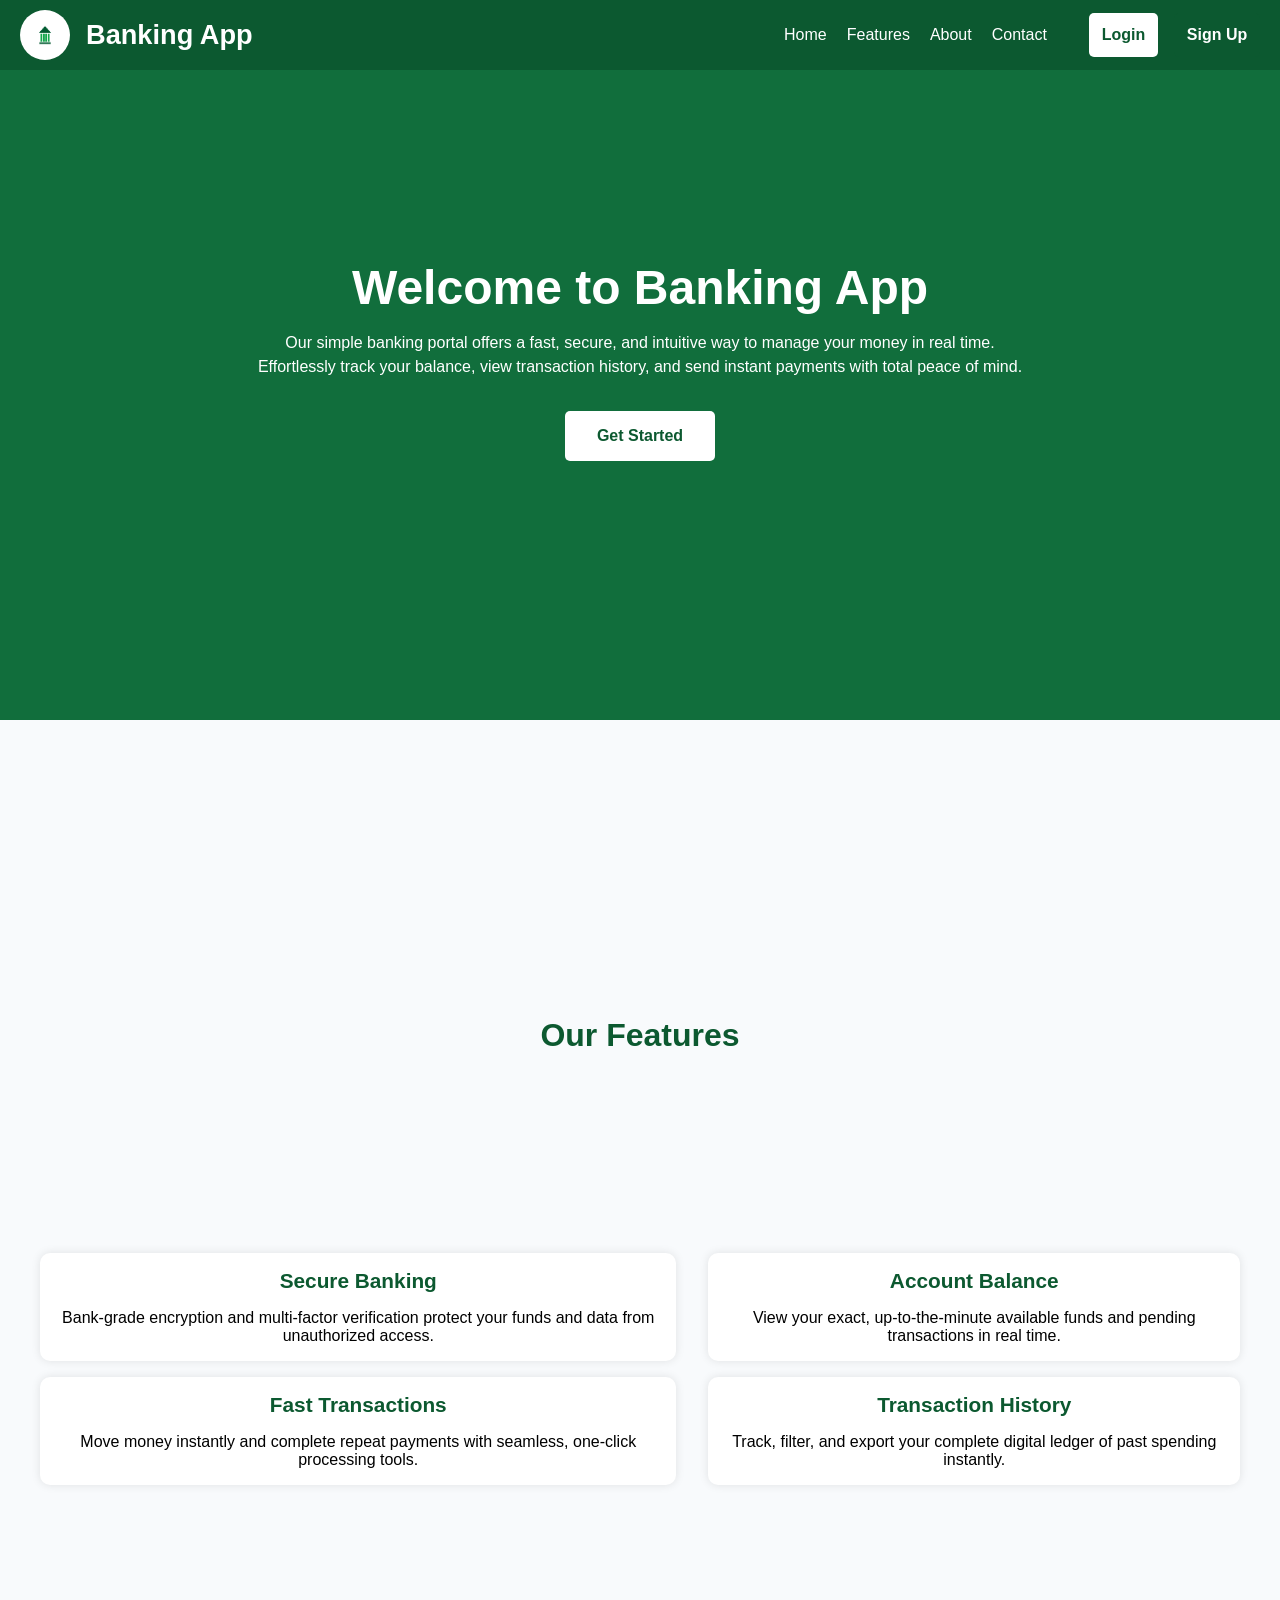
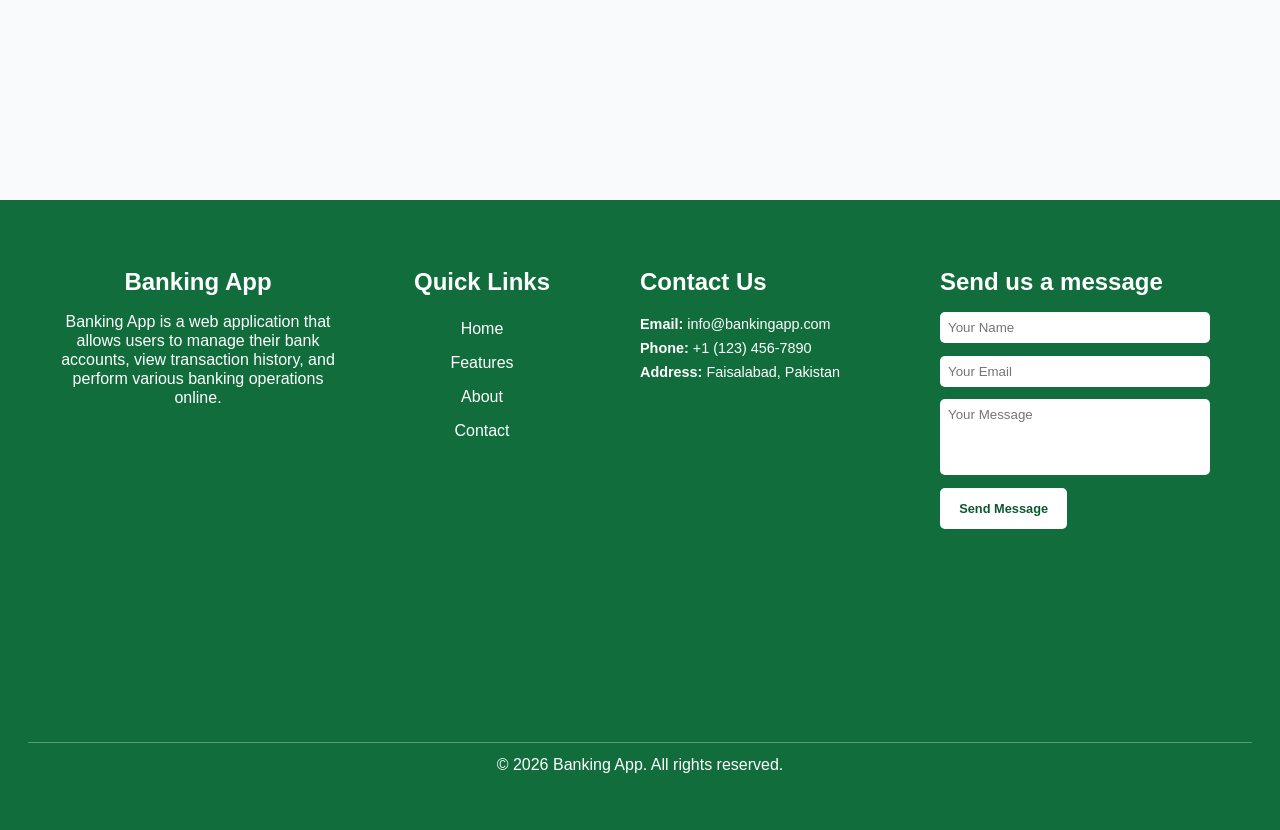
<file: index.html>
<!DOCTYPE html>
<html lang="en">

<head>
    <meta charset="UTF-8">
    <meta name="viewport" content="width=device-width, initial-scale=1.0">
    <link rel="stylesheet" href="./assets/css/style.css">
    <title>Bank App</title>
</head>

<body>

    <!-- Header Section -->
    <header>
        <div class="header-container">
            <div class="logo">
                <img src="./assets/images/image.png" alt="logo">
                <h1>Banking App</h1>
            </div>

            <div class="hamburger" id="hamburger">
                <span></span>
                <span></span>
                <span></span>
            </div>

            <nav id="nav-menu">
                <ul>
                    <li><a href="#home">Home</a></li>
                    <li><a href="#feature">Features</a></li>
                    <li><a href="#about">About</a></li>
                    <li><a href="#contact">Contact</a></li>
                </ul>

                <div class="nav-buttons">
                    <button type="button" class="login-btn" id="login">Login</button>
                    <button type="button" class="signup-btn" id="signup">Sign Up</button>
                </div>
            </nav>
        </div>
    </header>


    <!-- Main Content -->
    <main>

        <section class="hero" id="home">
            <div class="hero-content">
                <h1>Welcome to Banking App</h1>
                <p>Our simple banking portal offers a fast, secure, and intuitive way to manage your money in real time.
                    Effortlessly track your balance, view transaction history, and send instant payments with total
                    peace of mind.</p>
                <button class="get-started-btn" id="start">Get Started</button>
            </div>
        </section>

        <!-- Features Section -->
        <section class="feature" id="feature">
            <h1>Our Features</h1>
            <div class="feature-container">

                <div class="first">
                    <div class="f1">
                        <h2>Secure Banking</h2>
                        <p>Bank-grade encryption and multi-factor verification protect your funds and data from
                            unauthorized access.</p>
                    </div>

                    <div class="f2">
                        <h2>Fast Transactions</h2>
                        <p>Move money instantly and complete repeat payments with seamless, one-click processing tools.
                        </p>
                    </div>
                </div>


                <div class="second">
                    <div class="f3">
                        <h2>Account Balance</h2>
                        <p>View your exact, up-to-the-minute available funds and pending transactions in real time.</p>
                    </div>

                    <div class="f4">
                        <h2>Transaction History</h2>
                        <p>Track, filter, and export your complete digital ledger of past spending instantly.</p>
                    </div>
                </div>

            </div>
        </section>

    </main>


    <!-- Footer Section -->
    <footer class="footer">

        <!-- Footer Top Part -->
        <div class="footer-top">

            <!-- Footer top right part-->
            <div class="right">
                <section class="about" id="about">
                    <h2>Banking App</h2>
                    <p>Banking App is a web application that allows users to manage their bank accounts, view
                        transaction history, and perform various banking operations online.</p>
                </section>

                <section class="quick-links">
                    <h2>Quick Links</h2>
                    <ul>
                        <li><a href="#home">Home</a></li>
                        <li><a href="#feature">Features</a></li>
                        <li><a href="#about">About</a></li>
                        <li><a href="#contact">Contact</a></li>
                    </ul>
                </section>
            </div>

            <!-- Footer top left part -->
            <div class="left">
                <section class="contact" id="contact">
                    <h2>Contact Us</h2>
                    <p><b>Email:</b> info@bankingapp.com</p>
                    <p><b>Phone:</b> +1 (123) 456-7890</p>
                    <p><b>Address:</b> Faisalabad, Pakistan</p>
                </section>

                <section class="message">
                    <h2>Send us a message</h2>
                    <form>
                        <input type="text" placeholder="Your Name">
                        <input type="email" placeholder="Your Email">
                        <textarea placeholder="Your Message" rows="4"></textarea>
                        <button type="submit">Send Message</button>
                    </form>
                </section>
            </div>

        </div>

        <!-- Footer Bottom -->
        <div class="footer-bottom">
            <p>&copy; 2026 Banking App. All rights reserved.</p>
        </div>
    </footer>

    <script type="module" src="./assets/js/app.js"></script>
</body>

</html>
</file>
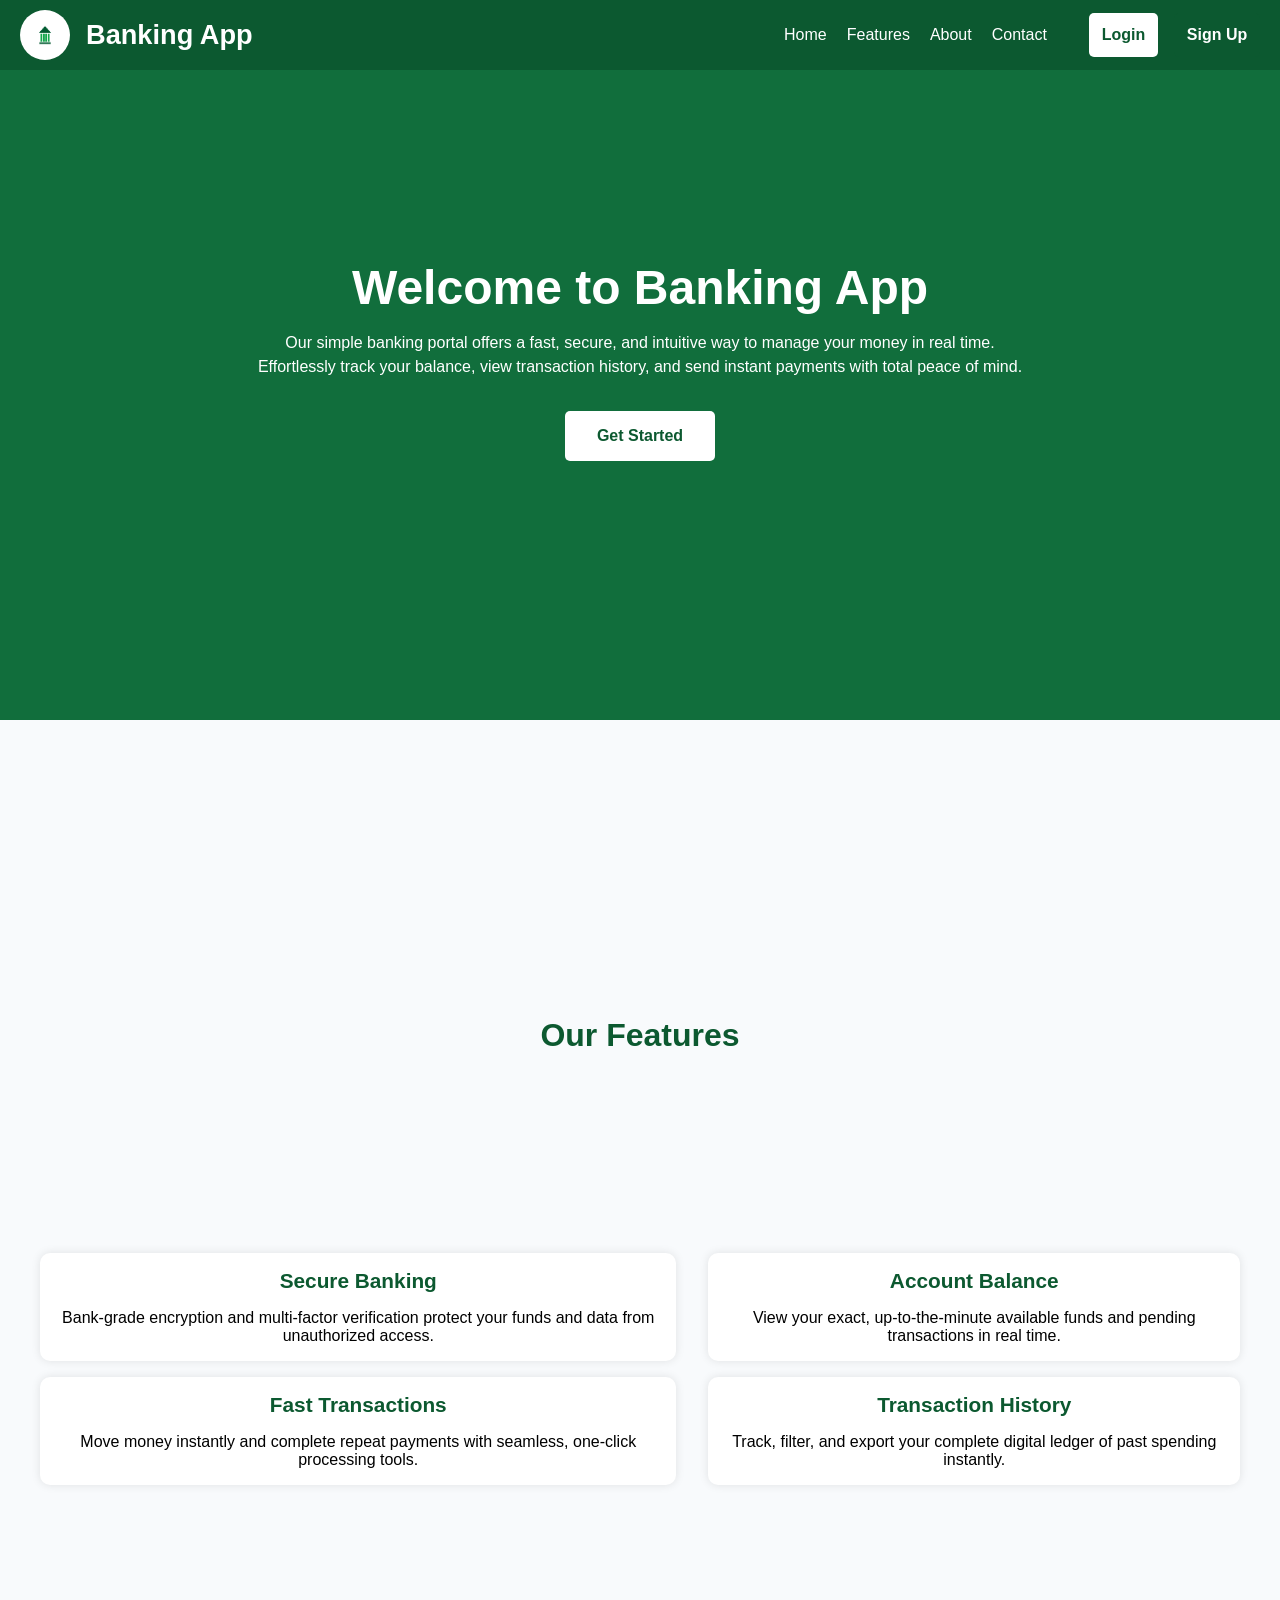
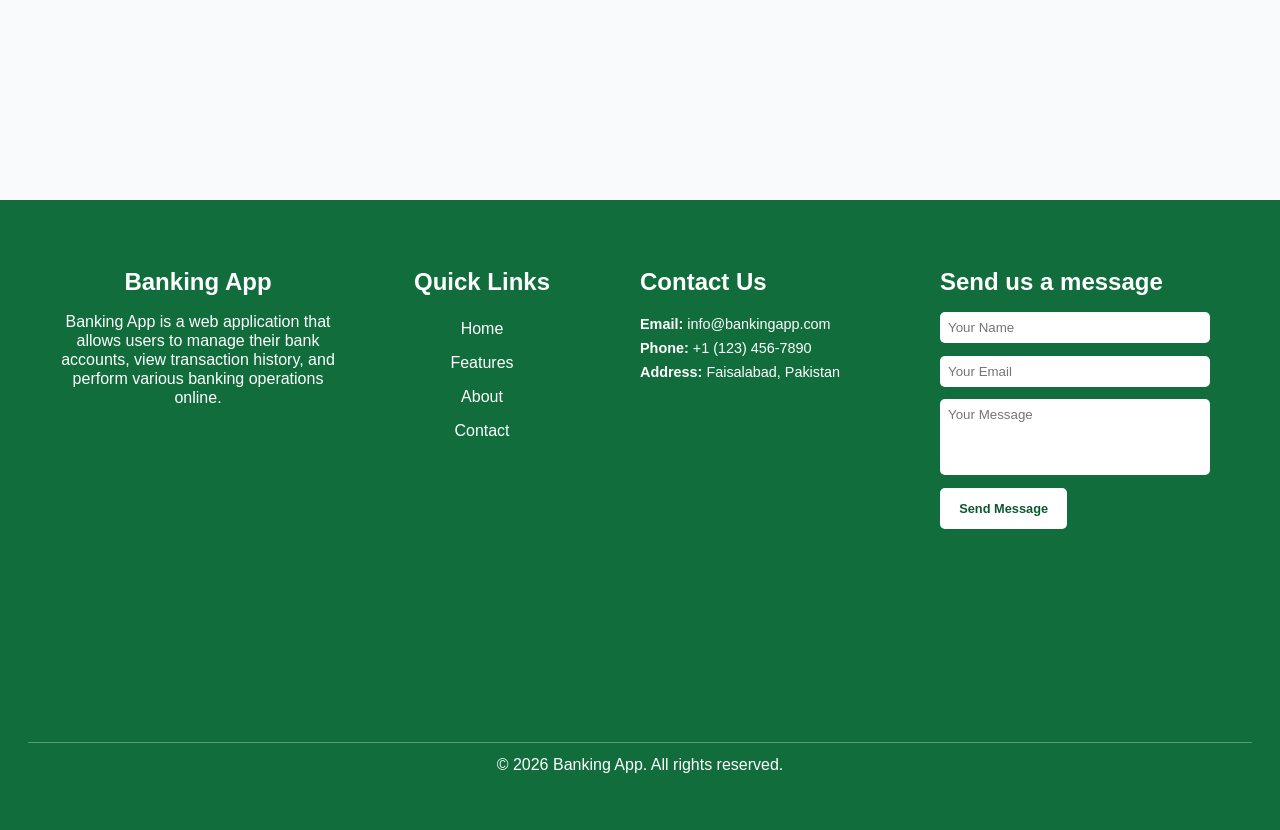
<file: assets/pages/dashboard.html>
<!DOCTYPE html>
<html lang="en">

<head>
    <meta charset="UTF-8">
    <meta name="viewport" content="width=device-width, initial-scale=1.0">
    <link rel="stylesheet" href="https://cdnjs.cloudflare.com/ajax/libs/font-awesome/6.5.1/css/all.min.css"
        integrity="sha512-DTOQO9RWCH3ppGqcWaEA1BIZOC6xxalwEsw9c2QQeAIftl+Vegovlnee1c9QX4TctnWMn13TZye+giMm8e2LwA=="
        crossorigin="anonymous" referrerpolicy="no-referrer" />
    <link rel="stylesheet" href="../css/dashboard.css">
    <title>Dashboard</title>
</head>

<body>

    <!-- Header -->
    <header>
        <div class="header-container">

            <div class="bname">
                <h1>Banking Portal</h1>
            </div>

            <div class="hamburger" id="hamburger">
                <span></span>
                <span></span>
                <span></span>
            </div>

            <nav id="nav-menu">
                <!-- Mobile Dropdown me user info sab se upar dikhegi -->
                <div class="info">
                    <input type="file" id="imgInput" accept="image/*" hidden>
                    <img id="profileImg" src="../images/default_user.png" alt="user">
                    <button><i id="profileIcon" class="fa-solid fa-circle-plus" style="color: rgb(101, 174, 108);"></i></button>
                    <h3 id="name">Hafiz Rizwan</h3>
                    <p id="email">infoBank@gmail.com</p>
                </div>

                <ul>
                    <li><a href="#loan"><i class="fa-solid fa-wallet" style="color: white;"></i>&nbsp; &nbsp;My Loans</a></li>
                    <li id="transBtn"><a href=""><i class="fa-solid fa-circle-plus" style="color: white"></i>&nbsp; &nbsp;Add Transaction</a></li>
                    <li><a href="#history"><i class="fa-solid fa-circle-plus" style="color: white;"></i>&nbsp;&nbsp;Transaction History</a></li>
                    <li><a href=""><i class="fa-solid fa-gear" style="color: white;"></i>&nbsp; &nbsp;Settings</a></li>
                    <li id="logout"><a href=""><i class="fa-solid fa-right-from-bracket" style="color: white;"></i>&nbsp;&nbsp;Logout</a></li>
                </ul>
            </nav>
        </div>
    </header>

    <!-- Main -->
    <main>
        <div class="container">

            <!-- Welcome Div -->
            <div class="welcome">
                <h1 id="welcome">Welcome to dashboard, Hafiz</h1>
                <p>Manage your banking activities, monitor your loans, and keep track of every transaction from one
                    place.</p>
            </div>

            <!-- Total Balance(Credit,Debit) Cards -->
            <div class="cards">
                <div class="c1">
                    <h3><i class="fa-solid fa-wallet" style="color: #0c5930;"></i>&nbsp;&nbsp;Total Balance</h3>
                    <h2 id="tbalance">Rs. 700</h2>
                </div>

                <div class="c2">
                    <h3><i class="fa-solid fa-arrow-trend-up" style="color: #0c5930;"></i>&nbsp;&nbsp;Total Credit</h3>
                    <h2 id="tcredit">Rs. 10</h2>
                </div>

                <div class="c3">
                    <h3><i class="fa-solid fa-arrow-trend-down" style="color: #0c5930;"></i>&nbsp;&nbsp;Total Debit</h3>
                    <h2 id="tdebit">Rs. 100</h2>
                </div>
            </div>

            <!-- Loan Div -->
            <div class="loan" id="loan">
                <h2>My Loans</h2>
                <p>Overview of all active loans and remaining balances.</p>
            </div>

            <!-- Loan Cards -->
            <div class="lcards">
                <div class="l1">
                    <i class="fa-solid fa-hand-holding-dollar" style="color: #0c5930;"></i>
                    <h3>Total Loan</h3>
                    <h2>Rs. 27,400,000</h2>
                    <p>Overall Remaining Loan</p>
                </div>

                <div class="l2">
                    <i class="fa-solid fa-house" style="color: #0c5930;"></i>
                    <h3>Home Loan</h3>
                    <h2>Rs. 22,800,000</h2>
                    <p>Remaining Amount</p>
                </div>

                <div class="l3">
                    <i class="fa-solid fa-plane" style="color: #0c5930;"></i>
                    <h3>Trip Loan</h3>
                    <h2>Rs. 17,000</h2>
                    <p>Remaining Amount</p>
                </div>

                <div class="l4">
                    <i class="fa-solid fa-car-side" style="color: #0c5930;"></i>
                    <h3>Car Loan</h3>
                    <h2>Rs. 55,000</h2>
                    <p>Remaining Amount</p>
                </div>
            </div>

            <!-- History Div -->
            <div class="history" id="history">
                <h2>Transaction History</h2>
                <p>View all your debit and credit transactions.</p>
            </div>

            <!-- History Table -->
            <div class="data">
                <table>
                    <thead>
                        <tr>
                            <th>Date</th>
                            <th>Time</th>
                            <th>Description</th>
                            <th>Type</th>
                            <th>Amount</th>
                        </tr>
                    </thead>

                    <tbody id="body">
                        <tr>
                            <td></td>
                            <td></td>
                            <td></td>
                            <td></td>
                            <td></td>
                        </tr>
                    </tbody>
                </table>
            </div>
        </div>
    </main>


    <!-- For getting the transaction amount -->
    <div class="popup-overlay" id="popup">
        <div class="popup-box">
            <div class="head">
                <h1>Add Transaction</h1>
                <p><i class="fa-regular fa-circle-xmark" id="cross"></i></p>
            </div>

            <form action="#" id="dataForm">
                <div class="dt">
                    <label for="amount">Amount</label>
                    <input type="number" name="amount" id="amount" placeholder="Enter amount" required>

                    <label for="des">Description</label>
                    <input type="text" name="des" id="des" placeholder="Salary, Shoping, Bills">
                </div>

                <h3>Transaction Type</h3>

                <div class="rbtn">
                    <input type="radio" name="trans" id="credit" value="credit">
                    <label for="credit">Credit</label>
                    <input type="radio" name="trans" id="debit" value="debit">
                    <label for="debit">Debit</label>
                </div>

                <div class="btn">
                    <button id="cancel">Cancel</button>
                    <button id="save">Save Transaction</button>
                </div>
            </form>

        </div>
    </div>


    <script type="module" src="../js/dashboard.js"></script>
</body>

</html>
</file>
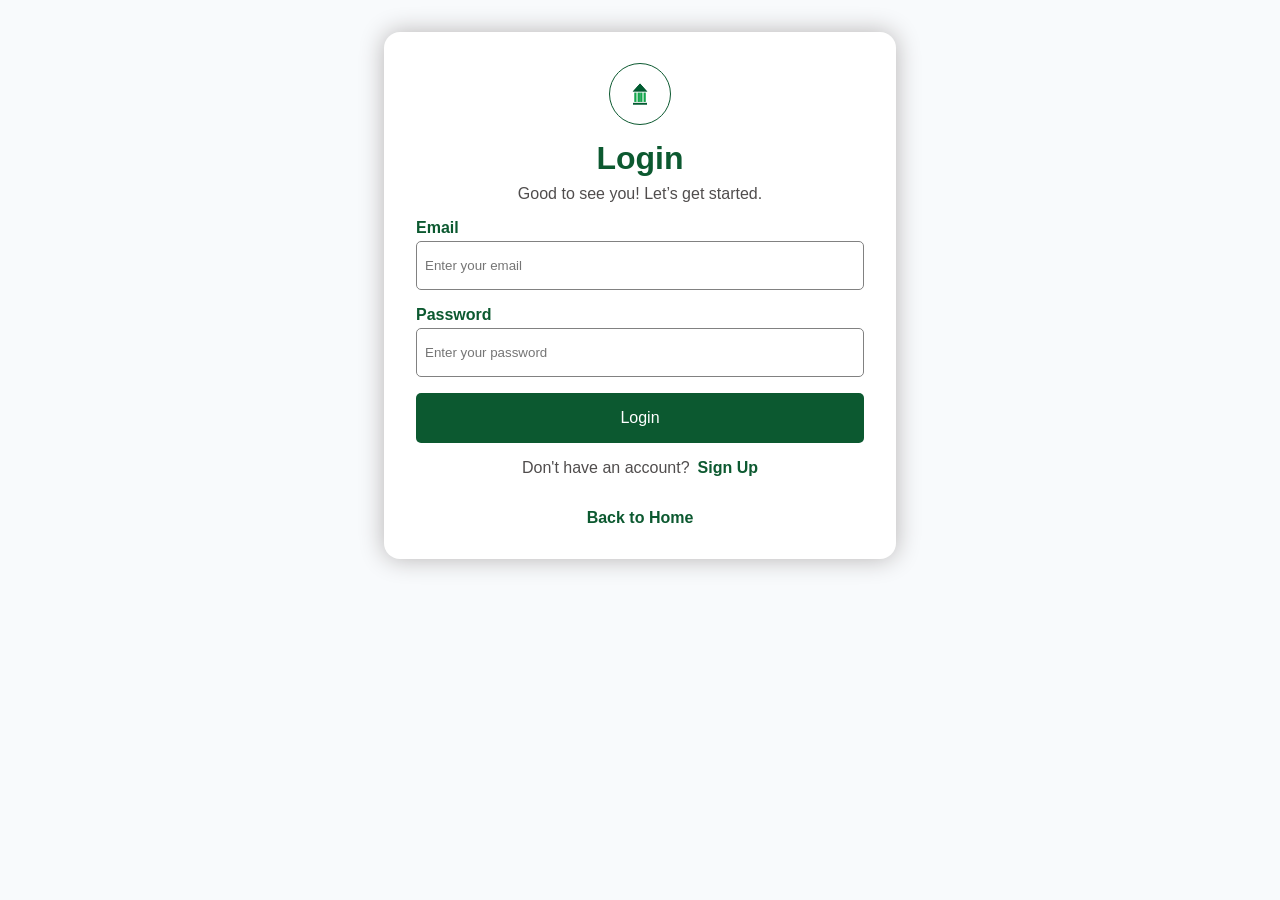
<file: assets/pages/login.html>
<!DOCTYPE html>
<html lang="en">
<head>
    <meta charset="UTF-8">
    <meta name="viewport" content="width=device-width, initial-scale=1.0">
    <link rel="stylesheet" href="../css/login.css">
    <title>Login</title>
</head>
<body>
    <div class="signup-container">
        <img src="../images/image.png" alt="logo">
        <h1>Login</h1>
        <p>Good to see you! Let’s get started.</p>

        <form action="#" id="loginForm">

            <label for="email">Email</label>
            <input type="email" name="email" id="email" placeholder="Enter your email" required>

            <label for="password">Password</label>
            <input type="password" name="password" id="password" placeholder="Enter your password" required>

            <div class="btn">
                <button>Login</button>
            </div>
        </form>

        <div class="already">
            <p>Don't have an account?</p>
            <li><a href="signup.html">Sign Up</a></li>
        </div>

        <div class="back">
            <li><a href="../../index.html">Back to Home</a></li>
        </div>

    </div>

    <script type="module" src="../js/login.js"></script>
</body>
</html>
</file>
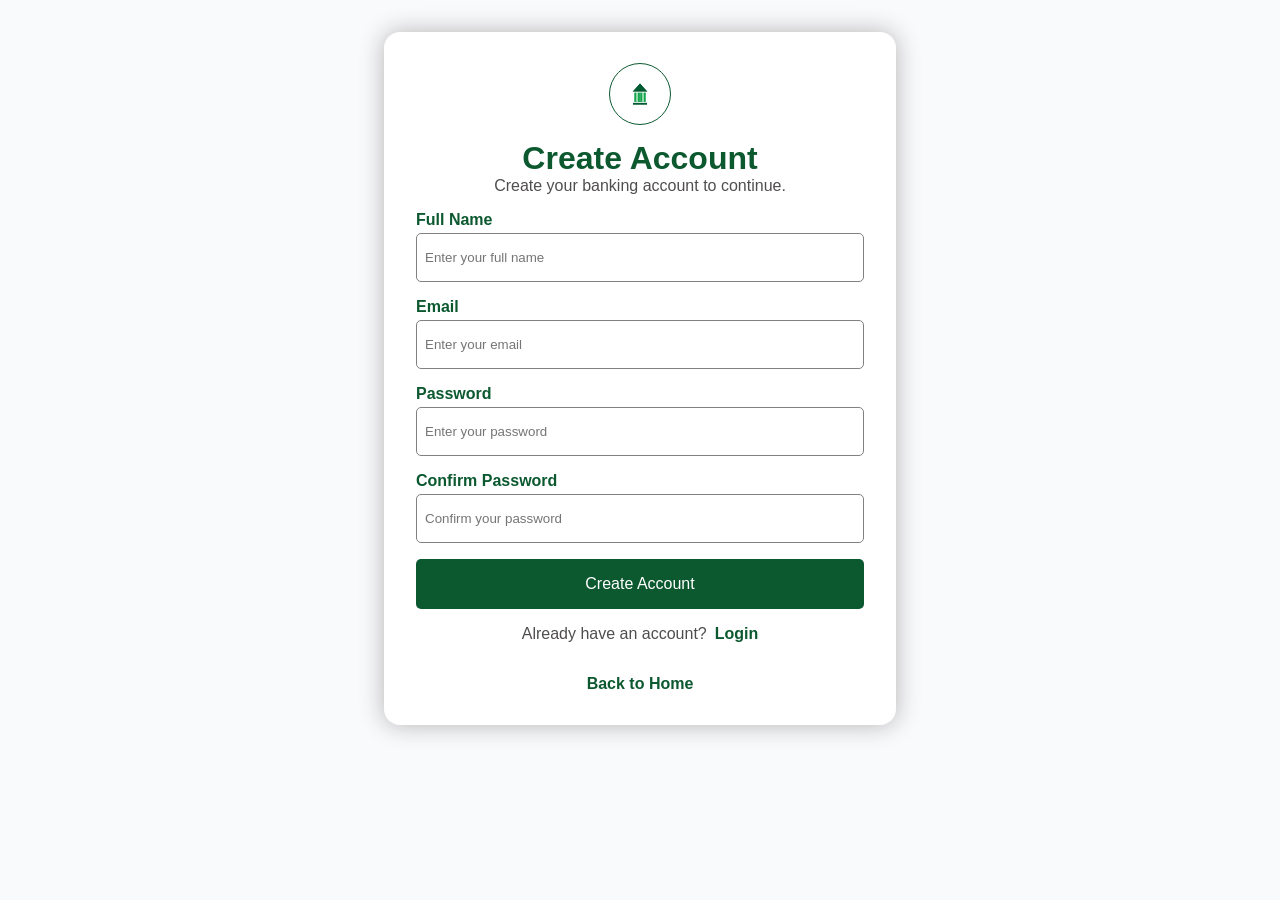
<file: assets/pages/signup.html>
<!DOCTYPE html>
<html lang="en">
<head>
    <meta charset="UTF-8">
    <meta name="viewport" content="width=device-width, initial-scale=1.0">
    <link rel="stylesheet" href="../css/signup.css">
    <title>Sign Up</title>
</head>
<body>
    <div class="signup-container">
        <img src="../images/image.png" alt="logo">
        <h1>Create Account</h1>
        <p>Create your banking account to continue.</p>

        <form action="#">
            <label for="name">Full Name</label>
            <input type="text" name="name" id="name" placeholder="Enter your full name" required>

            <label for="email">Email</label>
            <input type="email" name="email" id="email" placeholder="Enter your email" required>

            <label for="password">Password</label>
            <input type="password" name="password" id="password" placeholder="Enter your password" required>

            <label for="confirm">Confirm Password</label>
            <input type="password" name="confirm" id="confirm" placeholder="Confirm your password" required>

            <div class="btn">
                <button id="create">Create Account</button>
            </div>
        </form>

        <div class="already">
            <p>Already have an account?</p>
            <li><a href="login.html">Login</a></li>
        </div>

        <div class="back">
            <li><a href="../../index.html">Back to Home</a></li>
        </div>

    </div>

    <script type="module" src="../js/signup.js"></script>
</body>
</html>
</file>
<file: assets/css/style.css>
*{
    margin: 0;
    padding: 0;
    box-sizing: border-box;
    font-family: Arial, sans-serif;
}

body{
    background-color: #F8FAFC;
}

header{
    width: 100%;
    min-height: 0;
}


.header-container{
    display: flex;
    align-items: center;
    justify-content: space-between;
    background-color: #0c5930;
    position: fixed;
    top: 0;
    width: 100%;
    padding: 10px 20px;
    z-index: 1000;
}

.logo{
    display: flex;
    align-items: center;
    justify-content: center;
}

.logo img{
    width: 50px;
    height: 50px;
    border-radius: 50%;
}

.logo h1{
    color: #fff;
    font-size: 1.7rem;
    margin-left: 1rem;
}

nav{
    display: flex;
    align-items: center;
    justify-content: center;
}

nav ul{
    display: flex;
    list-style: none;
}

nav ul li{
    margin: 0 10px;
}

nav li a{
    text-decoration: none;
    color: #fff;
}

nav li a:hover{
    color: #F8FAFC;
    text-decoration: underline;
}

.nav-buttons {
    display: flex;
    align-items: center;
}

.login-btn{
    background-color: #fff;
    color: #0c5930;
    padding: 0.8rem;
    border-radius: 5px;
    text-decoration: none;
    font-weight: bold;
    border: none;
    margin-left: 2rem;
    margin-right: 1rem;
    font-size: 1rem;
}


.signup-btn{
    background-color: #0c5930;
    color: #fff;
    padding: 0.8rem;
    border-radius: 5px;
    text-decoration: none;
    font-weight: bold;
    border: none;
    font-size: 1rem;
}

.login-btn:hover, .signup-btn:hover{
    opacity: 0.9;
    cursor: pointer;
}


/* Hamburger Icon Styling (Hidden on Desktop) */
.hamburger {
    display: none;
    flex-direction: column;
    justify-content: space-between;
    width: 30px;
    height: 21px;
    cursor: pointer;
}

.hamburger span {
    display: block;
    height: 3px;
    width: 100%;
    background-color: #fff;
    border-radius: 3px;
    transition: all 0.3s ease-in-out;
}


main{
    display: flex;
    flex-direction: column;
    justify-content: flex-start;
}

.hero {
    width: 100%;
    height: 100vh;
}


.hero-content {
    display: flex;
    flex-direction: column;
    align-items: center;
    justify-content: center;
    width: 100%;
    height: 80vh;
    background-color: #116e3c;
    position: relative;
    top: 0;
    left: 0;
}

.hero-content h1{
    font-size: 3rem;
    color: #fff;
    margin-bottom: 1rem;
    text-align: center;
}

.hero-content p{
    font-size: 1rem;
    color: #fff;
    text-align: center;
    margin-bottom: 2rem;
    max-width: 60%;
    line-height: 1.5rem;
}

.hero-content button{
    background-color: #fff;
    color: #0c5930;
    padding: 1rem 2rem;
    border-radius: 5px;
    text-decoration: none;
    font-weight: bold;
    border: none;
    font-size: 1rem;
}

.hero-content button:hover{
    opacity: 0.8;
    cursor: pointer;
}


.feature{
    width: 100%;
    min-height: 100vh;
    background-color: #F8FAFC;
    display: flex;
    flex-direction: column;
    align-items: center;
    justify-content: center;
}

.feature h1{
    font-size: 2rem;
    color: #0c5930;
}

.feature-container{
    display: flex;
    align-items: center;
    justify-content: space-around;
    width: 100%;
    height: 70vh;
    background-color: #F8FAFC;
    padding: 1.5rem;
}


.f1, .f2, .f3, .f4{
    display: flex;
    flex-direction: column;
    align-items: center;
    justify-content: center;
    background-color: #fff;
    border-radius: 10px;
    box-shadow: 0px 0px 10px rgba(0, 0, 0, 0.1);
    padding: 1rem;
    margin: 1rem;
}

.f1 h2, .f2 h2, .f3 h2, .f4 h2{
    font-size: 1.3rem;
    color: #0c5930;
    margin-bottom: 1rem;
}

.f1 p, .f2 p, .f3 p, .f4 p{
    font-size: 1rem;
    color: #000;
    text-align: center;
}

.f1:hover, .f2:hover, .f3:hover, .f4:hover{
    transform: scale(1.05);
    transition: all 0.3s ease-in-out;
    cursor: pointer;
}


.footer{
    width: 100%;
    min-height: 70vh;
    background-color: #116e3c;
    display: flex;
    flex-direction: column;
    align-items: center;
    justify-content: center;
    padding: 1rem;
}

.footer-top{
    display: flex;
    align-items: center;
    justify-content: space-between;
    width: 100%;
    /* height: 50vh; */
    padding: 1.5rem;
}

.footer-top .right{
    display: flex;
    /* align-items: center; */
    justify-content: space-between;
    width: 50%;
    height: 50vh;
    padding: 0 1rem 1rem 1rem;
}

.about{
    width: 100%;
    height: 50vh;
}

.about h2{
    text-align: center;
    font-size: 1.5rem;
    color: #fff;
    margin-bottom: 1rem;
}

.about p{
    font-size: 1rem;
    color: #fff;
    text-align: center;
    line-height: 1.2rem;
    width: 100%;
}

.quick-links{
    width: 100%;
    height: 50vh;
}

.quick-links h2{
    text-align: center;
    font-size: 1.5rem;
    color: #fff;
    margin-bottom: 1rem;
}

.quick-links ul{
    list-style: none;
    display: flex;
    flex-direction: column;
    align-items: center;
    justify-content: center;
}

.quick-links ul li{
    margin: 0.5rem 0;
}

.quick-links ul li a{
    text-decoration: none;
    color: #fff;
    font-size: 1rem;
}

.quick-links ul li a:hover{
    text-decoration: underline;
    color: #F8FAFC;
}


.left{
    display: flex;
    justify-content: space-between;
    width: 50%;
    height: 50vh;
    padding-bottom: 1rem;
}


.contact{
    width: 100%;
    height: 50vh;
}

.contact h2{
    text-align: left;
    font-size: 1.5rem;
    color: #fff;
    margin-bottom: 1rem;
}

.contact p{
    font-size: 0.9rem;
    color: #fff;
    text-align: left;
    line-height: 1.5rem;
    width: 100%;
}

.message{
    width: 100%;
    height: 50vh;
}

.message h2{
    text-align: left;
    font-size: 1.5rem;
    color: #fff;
    margin-bottom: 1rem;
}

.message form{
    display: flex;
    flex-direction: column;
    align-items: flex-start;
    justify-content: center;
    width: 100%;
}

.message form input, .message form textarea{
    width: 90%;
    padding: 0.5rem;
    margin-bottom: 0.8rem;
    border-radius: 5px;
    border: none;
    resize: none;
}

.message form input:focus, .message form textarea:focus{
    outline: 3px solid #7ddfab;
}

.message form button{
    background-color: #fff;
    color: #0c5930;
    padding: 0.8rem 1.2rem;
    border-radius: 5px;
    text-decoration: none;
    font-weight: bold;
    border: none;
    font-size: 0.8rem;
}

.message form button:hover{
    opacity: 0.8;
}


.footer-bottom{
    display: flex;
    flex-direction: column;
    justify-content: center;
    align-items: center;
    width: 98%;
    padding: 0.8rem;
    border-top: 1px solid rgba(255, 255, 255, 0.3);
}

.footer-bottom p{
    color: white;
}




@media screen and (max-width: 768px) {
    /* Hamburger Icon Show */
    .hamburger {
        display: flex;
    }

    /* Mobile Navigation Dropdown */
    nav {
        position: absolute;
        top: 100%;
        left: 0;
        width: 100%;
        background-color: #0c5930;
        flex-direction: column;
        align-items: center;
        padding: 1.5rem 0;
        display: none; /* Mobile menu hidden by default */
        box-shadow: 0 5px 10px rgba(0,0,0,0.2);
    }

    nav.active {
        display: flex; /* Script toggles active class */
    }

    nav ul {
        flex-direction: column;
        align-items: center;
        width: 100%;
    }

    nav ul li {
        margin: 10px 0;
    }

    .nav-buttons {
        flex-direction: column;
        width: 100%;
        margin-top: 10px;
    }

    .login-btn, .signup-btn {
        margin: 5px 0;
        width: 80%;
        text-align: center;
    }

    /* Hero Section Responsive */
    .hero {
        height: auto;
        padding-top: 70px;
    }

    .hero-content {
        height: auto;
        padding: 4rem 1rem;
        margin-bottom: 1rem;
    }

    .hero-content h1 {
        font-size: 2rem;
    }

    .hero-content p {
        max-width: 90%;
    }

    /* Features Section Grid/Flex */
    .feature-container {
        flex-direction: column;
        height: auto;
    }

    .first, .second {
        width: 100%;
    }

    /* Footer Section Responsiveness */
    .footer-top {
        flex-direction: column;
        padding: 0;
    }

    .footer-top .right,
    .footer-top .left {
        width: 100%;
        flex-direction: column;
        height: auto;
    }

    .about, .quick-links, .contact, .message {
        height: auto;
        margin-bottom: 2rem;
    }

    .contact h2, .contact p, .message h2 {
        text-align: center;
    }

    .message form {
        align-items: center;
    }

    .message form input, .message form textarea {
        width: 80%;
    }
}
</file>
<file: assets/css/dashboard.css>
*{
    margin: 0;
    padding: 0;
    box-sizing: border-box;
    font-family: Arial, Helvetica, sans-serif;
}

body{
    background-color: #F8FAFC;
}

.header-container{
    display: flex;
    flex-direction: column;
    width: 20%;
    height: 100vh;
    background-color: #0c5930;
    position: fixed;
    left: 0;
    top: 0;
    bottom: 0;
}


.bname{
    width: 100%;
    padding: 2rem;
    margin-bottom: 1rem;
    border-bottom: 1px solid rgba(255,255,255,0.2);
}

.bname h1{
    font-size: 1.4rem;
    color: white;
    text-align: center;
}

.info{
    display: flex;
    flex-direction: column;
    align-items: center;
    width: 100%;
}

.info img{
    width: 5rem;
    height: 5rem;
    border-radius: 50%;
    outline: 2px solid rgb(101, 174, 108);
    margin-bottom: 1rem;
    object-fit: cover;
}

.info button{
    position: absolute;
    left: 8.4rem;
    top: 11rem;
    background: transparent;
    border: none;
}

.info button .fa-circle-plus{
    font-size: 1.5rem;
    background-color: white;
    border-radius: 50%;
}


.info h3{
    color: white;
    margin-bottom: 0.3rem;
}

.info p{
    color: white;
    font-size: 1rem;
    margin-bottom: 1rem;
}

nav{
    display: flex;
    flex-direction: column;
    width: 100%;
    padding: 1rem;
}

nav ul{
    list-style: none;
}

nav ul li{
    width: 100%;
    margin-bottom: 1rem;
    border-radius: 5px;
    padding: 0.5rem 0.7rem;
}

nav ul li:hover{
    opacity: 0.8;
    border: 1px solid white;
}

nav ul li a{
    text-decoration: none;
    color: white;
}



/* Hamburger Icon Styling (Hidden on Desktop) */
.hamburger {
    display: none;
    flex-direction: column;
    justify-content: space-between;
    width: 30px;
    height: 21px;
    cursor: pointer;
}

.hamburger span {
    display: block;
    height: 3px;
    width: 100%;
    background-color: #fff;
    border-radius: 3px;
    transition: all 0.3s ease-in-out;
}


.container{
    width: 80%;
    margin-left: 20%;
    padding: 1.5rem;
}

.welcome,.loan, .history{
    width: 100%;
    background-color: #0c5930;
    padding: 1rem;
    border-radius: 10px;
    margin-bottom: 1.5rem;
}

.welcome h1{
    color: white;
    font-size: 2rem;
    margin-bottom: 0.5rem;
}

.loan h2, .history h2{
    color: white;
    font-size: 1.5rem;
    margin-bottom: 0.5rem;
}

.welcome p, .loan p, .history p{
    color: rgb(207, 203, 203);
    font-size: 1rem;
}

.cards{
    display: flex;
    justify-content: space-between;
    margin-bottom: 1.5rem;
}

.c1,.c2,.c3{
    background-color: white;
    padding: 1rem;
    border-radius: 10px;
    width: 17rem;
    box-shadow: 0 0 1rem rgb(211, 210, 210);
}


.c1 h3,.c2 h3, .c3 h3{
    margin-bottom: 1.5rem;
    color: rgb(145, 143, 143);
}

.c1 .fa-wallet, .fa-arrow-trend-up, .fa-arrow-trend-down{
    background-color: #c9e8d7;
    padding: 1rem;
    border-radius: 50%;
}

.c1 h2{
    color: black;
    font-size: 2rem;
}

.c2 h2{
    color: #0c5930;
    font-size: 2rem;
}

.c3 h2{
    color: red;
    font-size: 2rem;
}


.c1:hover, .c2:hover, .c3:hover{
    transform: scale(1.02);
    transition: all 0.3s ease-in-out;
    cursor: pointer;
}


.lcards{
    display: flex;
    justify-content: space-between;
    margin-bottom: 1.5rem;
}


.l1,.l2,.l3,.l4{
    background-color: white;
    padding: 1rem;
    border-radius: 10px;
    width: 13rem;
    box-shadow: 0 0 1rem rgb(211, 210, 210);
    text-align: center;
}


.fa-hand-holding-dollar, .fa-house, .fa-car-side, .fa-plane{
    background-color: #c9e8d7;
    font-size: 1.5rem;
    padding: 1rem;
    border-radius: 50%;
    margin-bottom: 1rem;
}

.l1 h3, .l2 h3, .l3 h3, .l4 h3{
    color: #0c5930;
    font-size: 1.2rem;
    margin-bottom: 1rem;
}


.l1 h2, .l2 h2, .l3 h2, .l4 h2{
    color: black;
    font-size: 1.5rem;
    margin-bottom: 1rem;
}

.l1 p, .l2 p, .l3 p, .l4 p{
    color: rgb(102, 102, 102);
    font-size: 1rem;
}


.l1:hover, .l2:hover, .l3:hover, .l4:hover{
    transform: scale(1.02);
    transition: all 0.3s ease-in-out;
    cursor: pointer;
}


table{
    width: 100%;
    border-collapse: collapse;
    overflow: hidden;
    border-radius: 10px;
    box-shadow: 0.2rem 0.2rem 0.5rem rgb(186, 185, 185);
}

th{
    color: white;
    background-color: #0c5930;
    padding: 1rem;
    text-align: center;
}


/* tbody tr:first-child:not(:only-child) {
    border-bottom: 1px solid rgb(186, 186, 186);
} */


tbody tr{
    border-bottom: 1px solid rgb(186, 186, 186);
}


td{
    color: rgb(88, 87, 87);
    padding: 1rem;
    text-align: center;
}









.popup-overlay{
    position: fixed;
    top: 0;
    left: 0;
    width: 100%;
    height: 100%;
    background: rgba(0, 0, 0, 0.5); /* Black overlay with transparency */
    display: none;                  /* Default me hidden rahega */
    justify-content: center;
    align-items: center;
    z-index: 2000;                  /* Sab se upar dikhane ke liye */
}


.popup-box {
    background: white;
    padding: 20px;
    border-radius: 8px;
    text-align: center;
    box-shadow: 0px 4px 10px rgba(0,0,0,0.3);
    width: 40%;
}

.head{
    display: flex;
    justify-content: space-between;
}

.head h1{
    color: #0c5930;
    font-size: 2rem;
    margin-bottom: 1rem;
}

.fa-circle-xmark{
    font-size: 1.5rem;
    color: #0c5930;
}


.fa-circle-xmark:hover{
    opacity: 0.8;
}


.dt label{
    display: block;
    color: black;
    font-weight: bold;
    font-size: 1rem;
    margin-bottom: 4px;
    text-align: left;
}


.dt input{
    display: block;
    width: 100%;
    padding: 0.5rem 0.5rem;
    border-radius: 5px;
    outline: none;
    border: 1px solid #818181;
    margin-bottom: 1rem;
}

form h3{
    text-align: left;
    color: black;
    font-size: 1.5rem;
    margin-bottom: 0.5rem;
}


.rbtn{
    display: flex;
    justify-content: flex-start;
}

.rbtn input{
    margin-right: 0.5rem;
}

.rbtn label{
    margin-right: 1rem;
}

.btn{
    display: flex;
    justify-content: flex-end;
    margin-top: 1.5rem;
    gap: 1rem;
}

#cancel{
    padding: 0.7rem 1.2rem;
    background-color: #b4b4b4;
    border: none;
    color: black;
    border-radius: 5px;
}


#save{
    padding: 0.7rem 1.2rem;
    background-color: #0c5930;
    border: none;
    color: white;
    border-radius: 5px;
}


#cancel:hover, #save:hover{
    opacity: 0.8;
}


/* Responsiveness */
@media screen and (max-width: 768px) {
    
    /* 1. Header ko slim top bar banana */
    .header-container {
        width: 100%;
        height: 50px;
        position: fixed;
        top: 0;
        left: 0;
        z-index: 1000;
        flex-direction: row;
        justify-content: space-between;
        align-items: center;
        padding: 0.8rem 1.2rem;
        border-bottom: 1px solid grey;
    }

    .bname {
        width: auto;
        padding: 0;
        margin-bottom: 0;
        border-bottom: none;
    }

    /* Hamburger show karna */
    .hamburger {
        display: flex;
    }

    /* 2. Dropdown Menu (Nav) styling */
    nav {
        position: absolute;
        top: 100%;
        left: 0;
        width: 100%;
        background-color: #106f3c;
        display: none; /* Mobile par by default hide rahega */
        flex-direction: column;
        align-items: center;
        padding: 1.5rem 1rem;
        box-shadow: 0 10px 15px rgba(0, 0, 0, 0.3);
        max-height: 85vh;
        overflow-y: auto;
    }

    /* Hamburger click hone par nav open hoga */
    nav.active {
        display: flex;
    }

    /* 3. Dropdown ke andar Info section ki styling */
    .info {
        position: relative;
        margin-bottom: 1rem;
        border-bottom: 1px solid rgba(255, 255, 255, 0.2);
        padding-bottom: 1rem;
    }

    .info button {
        position: absolute;
        left: 55%;
        top: 3.5rem;
    }

    nav ul {
        width: 100%;
    }

    nav ul li {
        text-align: center;
    }

    /* 4. Page content space fix */
    .container {
        width: 100%;
        margin-left: 0;
        margin-top: 4.5rem;
        padding: 1rem;
    }

    /* 5. Cards and Table Layout */
    .cards {
        flex-direction: column;
        gap: 1rem;
    }

    .c1, .c2, .c3 {
        width: 100%;
    }

    .lcards {
        display: grid;
        grid-template-columns: repeat(2, 1fr);
        gap: 1rem;
    }

    .l1, .l2, .l3, .l4 {
        width: 100%;
    }

    .data {
        width: 100%;
        overflow-x: auto;
    }

    table {
        min-width: 500px;
    }

    .popup-box {
        width: 90%;
        max-width: 400px;
    }
}

@media screen and (max-width: 480px) {
    .lcards {
        grid-template-columns: 1fr;
    }
}
</file>
<file: assets/css/login.css>
*{
    margin: 0;
    padding: 0;
    box-sizing: border-box;
    font-family: Arial, Helvetica, sans-serif;
}


body{
    display: flex;
    justify-content: center;
    align-items: center;
    background-color: #F8FAFC;
}


.signup-container{
    display: flex;
    flex-direction: column;
    width: 40%;
    padding: 2rem;
    margin-top: 2rem;
    margin-bottom: 2rem;
    background-color: white;
    border-radius: 1rem;
    box-shadow: 0 0 1.5rem rgb(182, 179, 179);
}

.signup-container img{
    width: 60px;
    height: 60px;
    border-radius: 50%;
    outline: 1px solid #0c5930;
    margin: auto;
    margin-bottom: 1rem;
}


.signup-container h1{
    color: #0c5930;
    text-align: center;
    margin-bottom: 0.5rem;
}

.signup-container p{
    color: rgb(80, 77, 77);
    margin-bottom: 1rem;
    text-align: center;
}


label{
    display: block;
    color: #0c5930;
    font-weight: bold;
    font-size: 1rem;
    margin-bottom: 4px;
}

input{
    display: block;
    width: 100%;
    padding: 1rem 0.5rem;
    border-radius: 5px;
    outline: none;
    border: 1px solid #818181;
    margin-bottom: 1rem;
}

input:focus{
    outline: 2px solid #48b37a;
    border: none;
}

.btn{
    display: flex;
    justify-content: center;
    width: 100%;
}

button{
    background-color: #0c5930;
    width: 100%;
    color: white;
    padding: 1rem;
    border: none;
    border-radius: 5px;
    font-size: 1rem;
    margin-bottom: 1rem;
}

button:hover{
    opacity: 0.9;
}

.already{
    display: flex;
    justify-content: center;
    gap: 0.5rem;
    margin-bottom: 1rem;
}

.already li{
    list-style: none;
}

.already li a{
    text-decoration: none;
    color: #0c5930;
    font-weight: bold;
}

.back{
    display: flex;
    justify-content: center;
    width: 100%;
}

.back li{
    list-style: none;
}

.back li a{
    text-decoration: none;
    color: #0c5930;
    font-weight: bold;
}

li a:hover{
    color: #0c5930;
    text-decoration: underline;
}


@media screen and (max-width:786px){
    .signup-container{
        width: 80%;
        margin-top: 3rem;
    }
}
</file>
<file: assets/css/signup.css>
*{
    margin: 0;
    padding: 0;
    box-sizing: border-box;
    font-family: Arial, Helvetica, sans-serif;
}


body{
    display: flex;
    justify-content: center;
    align-items: center;
    background-color: #F8FAFC;
}


.signup-container{
    display: flex;
    flex-direction: column;
    width: 40%;
    padding: 2rem;
    margin-top: 2rem;
    margin-bottom: 2rem;
    background-color: white;
    border-radius: 1rem;
    box-shadow: 0 0 1.5rem rgb(182, 179, 179);
}

.signup-container img{
    width: 60px;
    height: 60px;
    border-radius: 50%;
    outline: 1px solid #0c5930;
    margin: auto;
    margin-bottom: 1rem;
}


.signup-container h1{
    color: #0c5930;
    text-align: center;
}

.signup-container p{
    color: rgb(80, 77, 77);
    margin-bottom: 1rem;
    text-align: center;
}


label{
    display: block;
    color: #0c5930;
    font-weight: bold;
    font-size: 1rem;
    margin-bottom: 4px;
}

input{
    display: block;
    width: 100%;
    padding: 1rem 0.5rem;
    border-radius: 5px;
    outline: none;
    border: 1px solid #818181;
    margin-bottom: 1rem;
}

input:focus{
    outline: 2px solid #48b37a;
    border: none;
}

.btn{
    display: flex;
    justify-content: center;
    width: 100%;
}

button{
    background-color: #0c5930;
    width: 100%;
    color: white;
    padding: 1rem;
    border: none;
    border-radius: 5px;
    font-size: 1rem;
    margin-bottom: 1rem;
}

button:hover{
    opacity: 0.9;
}

.already{
    display: flex;
    justify-content: center;
    gap: 0.5rem;
    margin-bottom: 1rem;
}

.already li{
    list-style: none;
}

.already li a{
    text-decoration: none;
    color: #0c5930;
    font-weight: bold;
}

.back{
    display: flex;
    justify-content: center;
    width: 100%;
}

.back li{
    list-style: none;
}

.back li a{
    text-decoration: none;
    color: #0c5930;
    font-weight: bold;
}

li a:hover{
    color: #0c5930;
    text-decoration: underline;
}


@media screen and (max-width:786px){
    .signup-container{
        width: 80%;
        margin-top: 3rem;
    }
}
</file>
